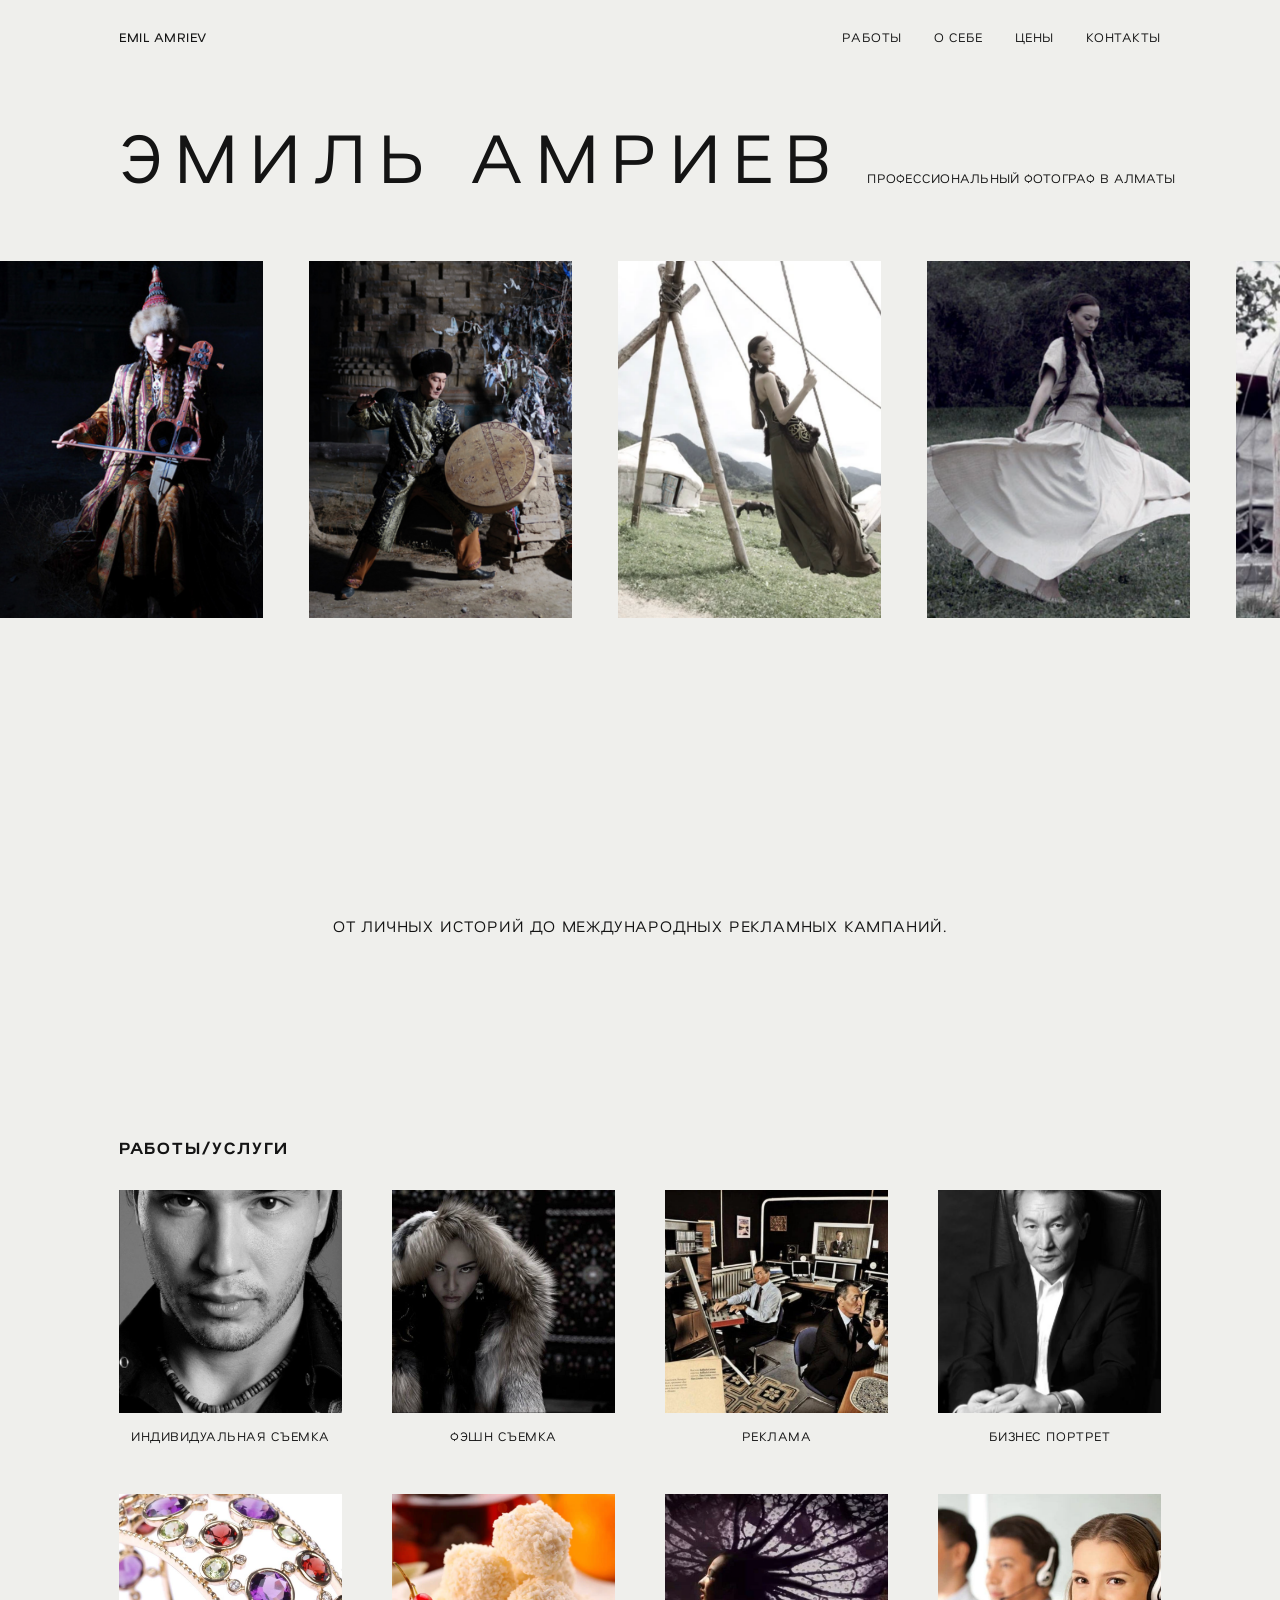
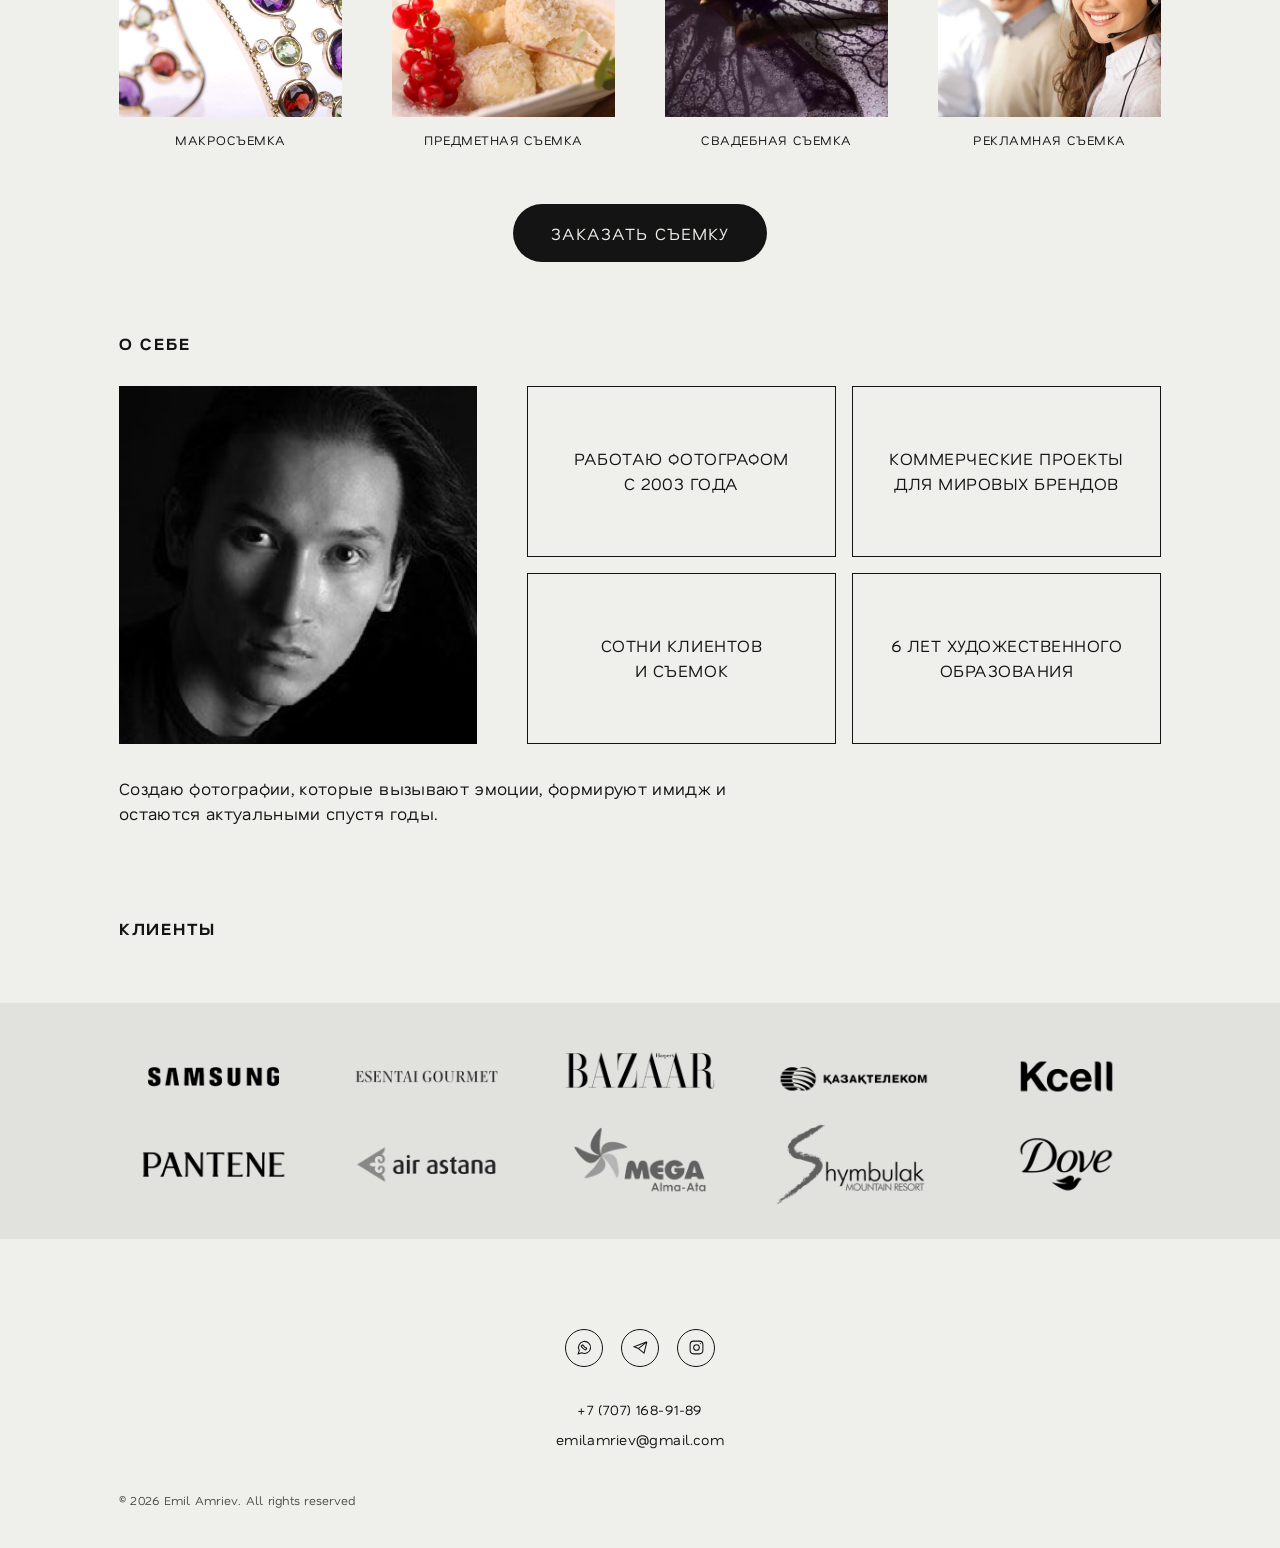
<file: index.html>
<!DOCTYPE html>
<html lang="ru">
<head>
<meta charset="UTF-8">
<meta name="viewport" content="width=device-width, initial-scale=1.0">
<title>Эмиль Амриев — Профессиональный фотограф в Алматы</title>
<meta name="description" content="Эмиль Амриев — профессиональный фотограф в Алматы. От личных историй до международных рекламных кампаний.">
<link rel="stylesheet" href="styles.css">
</head>
<body>

<!-- Intro preloader: name fades in/out, then the curtain rises to reveal the site -->
<div class="preloader" aria-hidden="true">
  <p class="preloader__name">EMIL AMRIEV</p>
</div>

<header class="site-header">
  <nav class="nav">
    <a href="index.html" class="nav__logo">EMIL AMRIEV</a>
    <ul class="nav__links">
      <li><a href="works.html">РАБОТЫ</a></li>
      <li><a href="about.html">О СЕБЕ</a></li>
      <li><a href="prices.html">ЦЕНЫ</a></li>
      <li><a data-modal-open="contact-modal" href="#">КОНТАКТЫ</a></li>
    </ul>
    <button class="nav__toggle" aria-label="Открыть меню" aria-expanded="false">
      <span></span><span></span><span></span>
    </button>
  </nav>
</header>

<main>

  <!-- HERO -->
  <section class="hero">
    <div class="hero__top">
      <h1 class="hero__title">ЭМИЛЬ АМРИЕВ</h1>
      <p class="hero__subtitle">ПРОФЕССИОНАЛЬНЫЙ ФОТОГРАФ В АЛМАТЫ</p>
    </div>

    <div class="carousel" aria-label="Подборка фотографий">
      <div class="carousel__track">

        <figure class="carousel__item">
          <span class="carousel__item__media"><img src="images/carousel-1.png" alt="Портрет в традиционном казахском костюме" loading="eager"></span>
          <figcaption class="carousel__caption">Этнический портрет.<br>Студийная съёмка.</figcaption>
        </figure>

        <figure class="carousel__item">
          <span class="carousel__item__media"><img src="images/carousel-2.png" alt="Съёмка для модного журнала" loading="eager"></span>
          <figcaption class="carousel__caption">Съёмка для модного журнала.<br>2017 год.</figcaption>
        </figure>

        <figure class="carousel__item">
          <span class="carousel__item__media"><img src="images/carousel-3.png" alt="Мужчина с барабаном в традиционном костюме" loading="eager"></span>
          <figcaption class="carousel__caption">Этническая фотосессия.<br>Алматы.</figcaption>
        </figure>

        <figure class="carousel__item">
          <span class="carousel__item__media"><img src="images/carousel-4.png" alt="Женщина у юрты в национальном наряде" loading="eager"></span>
          <figcaption class="carousel__caption">Tengri Magazine.<br>Фэшн-съёмка.</figcaption>
        </figure>

        <figure class="carousel__item">
          <span class="carousel__item__media"><img src="images/carousel-5.jpg" alt="Женщина на качелях у юрты в горах" loading="eager"></span>
          <figcaption class="carousel__caption">Съёмка в горах.<br>Tengri Magazine.</figcaption>
        </figure>

      </div>
    </div>
  </section>

  <!-- STATEMENT -->
  <section class="statement">
    <p>ОТ ЛИЧНЫХ ИСТОРИЙ ДО МЕЖДУНАРОДНЫХ РЕКЛАМНЫХ КАМПАНИЙ.</p>
  </section>

  <!-- SERVICES -->
  <section class="services">
    <h2 class="section-label">РАБОТЫ/УСЛУГИ</h2>

    <div class="services__grid">
      <a class="service-card" href="works.html">
        <span class="service-card__media"><img src="images/service-individual.jpg" alt="Индивидуальная съёмка"></span>
        <span class="service-card__label">ИНДИВИДУАЛЬНАЯ СЪЕМКА</span>
      </a>
      <a class="service-card" href="works.html">
        <span class="service-card__media"><img src="images/service-fashion.jpg" alt="Фэшн съёмка"></span>
        <span class="service-card__label">ФЭШН СЪЕМКА</span>
      </a>
      <a class="service-card" href="works.html">
        <span class="service-card__media"><img src="images/service-advert.jpg" alt="Рекламная фотосъёмка"></span>
        <span class="service-card__label">РЕКЛАМА</span>
      </a>
      <a class="service-card" href="works.html">
        <span class="service-card__media"><img src="images/service-business.jpg" alt="Бизнес портрет"></span>
        <span class="service-card__label">БИЗНЕС ПОРТРЕТ</span>
      </a>
      <a class="service-card" href="works.html">
        <span class="service-card__media"><img src="images/service-macro.jpg" alt="Макросъёмка украшений"></span>
        <span class="service-card__label">МАКРОСЪЕМКА</span>
      </a>
      <a class="service-card" href="works.html">
        <span class="service-card__media"><img src="images/service-product.png" alt="Предметная съёмка"></span>
        <span class="service-card__label">ПРЕДМЕТНАЯ СЪЕМКА</span>
      </a>
      <a class="service-card" href="works.html">
        <span class="service-card__media"><img src="images/service-wedding.jpg" alt="Свадебная съёмка"></span>
        <span class="service-card__label">СВАДЕБНАЯ СЪЕМКА</span>
      </a>
      <a class="service-card" href="works.html">
        <span class="service-card__media"><img src="images/service-advertising.jpg" alt="Рекламная съёмка"></span>
        <span class="service-card__label">РЕКЛАМНАЯ СЪЕМКА</span>
      </a>
    </div>

    <div class="services__cta">
      <button type="button" class="btn-pill" data-modal-open="contact-modal">ЗАКАЗАТЬ СЪЕМКУ</button>
    </div>
  </section>

  <!-- ABOUT -->
  <section class="about" id="about">
    <h2 class="section-label">О СЕБЕ</h2>

    <div class="about__layout">
      <div class="about__photo">
        <img src="images/about.jpg" alt="Эмиль Амриев, портрет фотографа">
      </div>
      <div class="about__stats">
        <div class="stat-box">РАБОТАЮ ФОТОГРАФОМ<br>С 2003 ГОДА</div>
        <div class="stat-box">КОММЕРЧЕСКИЕ ПРОЕКТЫ<br>ДЛЯ МИРОВЫХ БРЕНДОВ</div>
        <div class="stat-box">СОТНИ КЛИЕНТОВ<br>И СЪЕМОК</div>
        <div class="stat-box">6 ЛЕТ ХУДОЖЕСТВЕННОГО<br>ОБРАЗОВАНИЯ</div>
      </div>
    </div>

    <p class="about__copy">Создаю фотографии, которые вызывают эмоции, формируют имидж и остаются актуальными спустя годы.</p>
  </section>

  <!-- CLIENTS -->
  <section class="clients-heading">
    <h2 class="section-label">КЛИЕНТЫ</h2>
  </section>

  <section class="clients">
    <div class="wrap" style="padding:0;">
      <div class="clients__grid">
        <!-- Replace these placeholders with your own client logo files
             (e.g. <img src="images/clients/samsung.svg" alt="Samsung">) -->
        <span class="client-logo"><img src="images/samsung.png"></span>
        <span class="client-logo"><img src="images/esentai.png"></span>
        <span class="client-logo"><img src="images/bazar.png"></span>
        <span class="client-logo"><img src="images/kt.png"></span>
        <span class="client-logo"><img src="images/kcell.png"></span>
        <span class="client-logo"><img src="images/pantene.png"></span>
        <span class="client-logo"><img src="images/airastana.png"></span>
        <span class="client-logo"><img src="images/mega.png"></span>
        <span class="client-logo"><img src="images/shymbulak.png"></span>
        <span class="client-logo"><img src="images/dove.png"></span>
      </div>
    </div>
  </section>

</main>

<footer class="site-footer">
  <div class="footer__social">
    <a href="https://wa.me/77071689189" aria-label="WhatsApp" target="_blank" rel="noopener">
      <svg viewBox="0 0 24 24" fill="none" stroke="currentColor" stroke-width="1.5"><path d="M3 21l1.65-4.95A8.5 8.5 0 1 1 8.05 19.4L3 21z"/><path d="M8.5 9.5c0-.5.5-1.5 1-1.5s1 1 1.5 2 1 1.5 2 2 1.5.5 2 1-.5 1.5-1 2-3-.5-4.5-2-2.5-3-2-3.5z"/></svg>
    </a>
    <a href="https://t.me/emilamriev" aria-label="Telegram" target="_blank" rel="noopener">
      <svg viewBox="0 0 24 24" fill="none" stroke="currentColor" stroke-width="1.5"><path d="M21 4L3 11l6 2.5M21 4L17 20l-8-6.5M21 4l-12 9.5"/></svg>
    </a>
    <a href="https://instagram.com" aria-label="Instagram" target="_blank" rel="noopener">
      <svg viewBox="0 0 24 24" fill="none" stroke="currentColor" stroke-width="1.5"><rect x="3" y="3" width="18" height="18" rx="5"/><circle cx="12" cy="12" r="4"/><circle cx="17.5" cy="6.5" r="0.8" fill="currentColor" stroke="none"/></svg>
    </a>
  </div>

  <div class="footer__contact">
    <p>+7 (707) 168-91-89</p>
    <p><a href="mailto:emilamriev@gmail.com">emilamriev@gmail.com</a></p>
  </div>

  <div class="wrap" style="padding:0;">
    <p class="footer__copy">© 2026 Emil Amriev. All rights reserved</p>
  </div>
</footer>


<!-- Contact modal -->
<div class="modal" id="contact-modal" aria-hidden="true">
  <div class="modal__overlay" data-modal-close></div>
  <div class="modal__panel" role="dialog" aria-modal="true" aria-labelledby="contact-modal-title">
    <button class="modal__close" type="button" aria-label="Закрыть" data-modal-close>&times;</button>

    <h2 id="contact-modal-title" class="modal__title">ЗАКАЗАТЬ СЪЕМКУ</h2>
    <p class="modal__intro">Свяжитесь со мной любым удобным способом:</p>

    <ul class="modal__contacts">
      <li>
        <span class="modal__label">Телефон</span>
        <a href="tel:+77071689189">+7 (707) 168-91-89</a>
      </li>
      <li>
        <span class="modal__label">Email</span>
        <a href="mailto:emilamriev@gmail.com">emilamriev@gmail.com</a>
      </li>
      <li>
        <span class="modal__label">Telegram</span>
        <a href="https://www.behance.net/EmilAmriev">Emil_Amriyev</a>
      </li>
    </ul>

    <div class="modal__social">
      <a href="https://wa.me/77071689189" target="_blank" rel="noopener" aria-label="WhatsApp">
        <svg viewBox="0 0 24 24" fill="none" stroke="currentColor" stroke-width="1.5"><path d="M3 21l1.65-4.95A8.5 8.5 0 1 1 8.05 19.4L3 21z"/><path d="M8.5 9.5c0-.5.5-1.5 1-1.5s1 1 1.5 2 1 1.5 2 2 1.5.5 2 1-.5 1.5-1 2-3-.5-4.5-2-2.5-3-2-3.5z"/></svg>
      </a>
      <a href="https://t.me/emilamriev" target="_blank" rel="noopener" aria-label="Telegram">
        <svg viewBox="0 0 24 24" fill="none" stroke="currentColor" stroke-width="1.5"><path d="M21 4L3 11l6 2.5M21 4L17 20l-8-6.5M21 4l-12 9.5"/></svg>
      </a>
      <a href="https://instagram.com" target="_blank" rel="noopener" aria-label="Instagram">
        <svg viewBox="0 0 24 24" fill="none" stroke="currentColor" stroke-width="1.5"><rect x="3" y="3" width="18" height="18" rx="5"/><circle cx="12" cy="12" r="4"/><circle cx="17.5" cy="6.5" r="0.8" fill="currentColor" stroke="none"/></svg>
      </a>
    </div>
  </div>
</div>

<script src="carousel.js"></script>
<script src="main.js"></script>
</body>
</html>
</file>
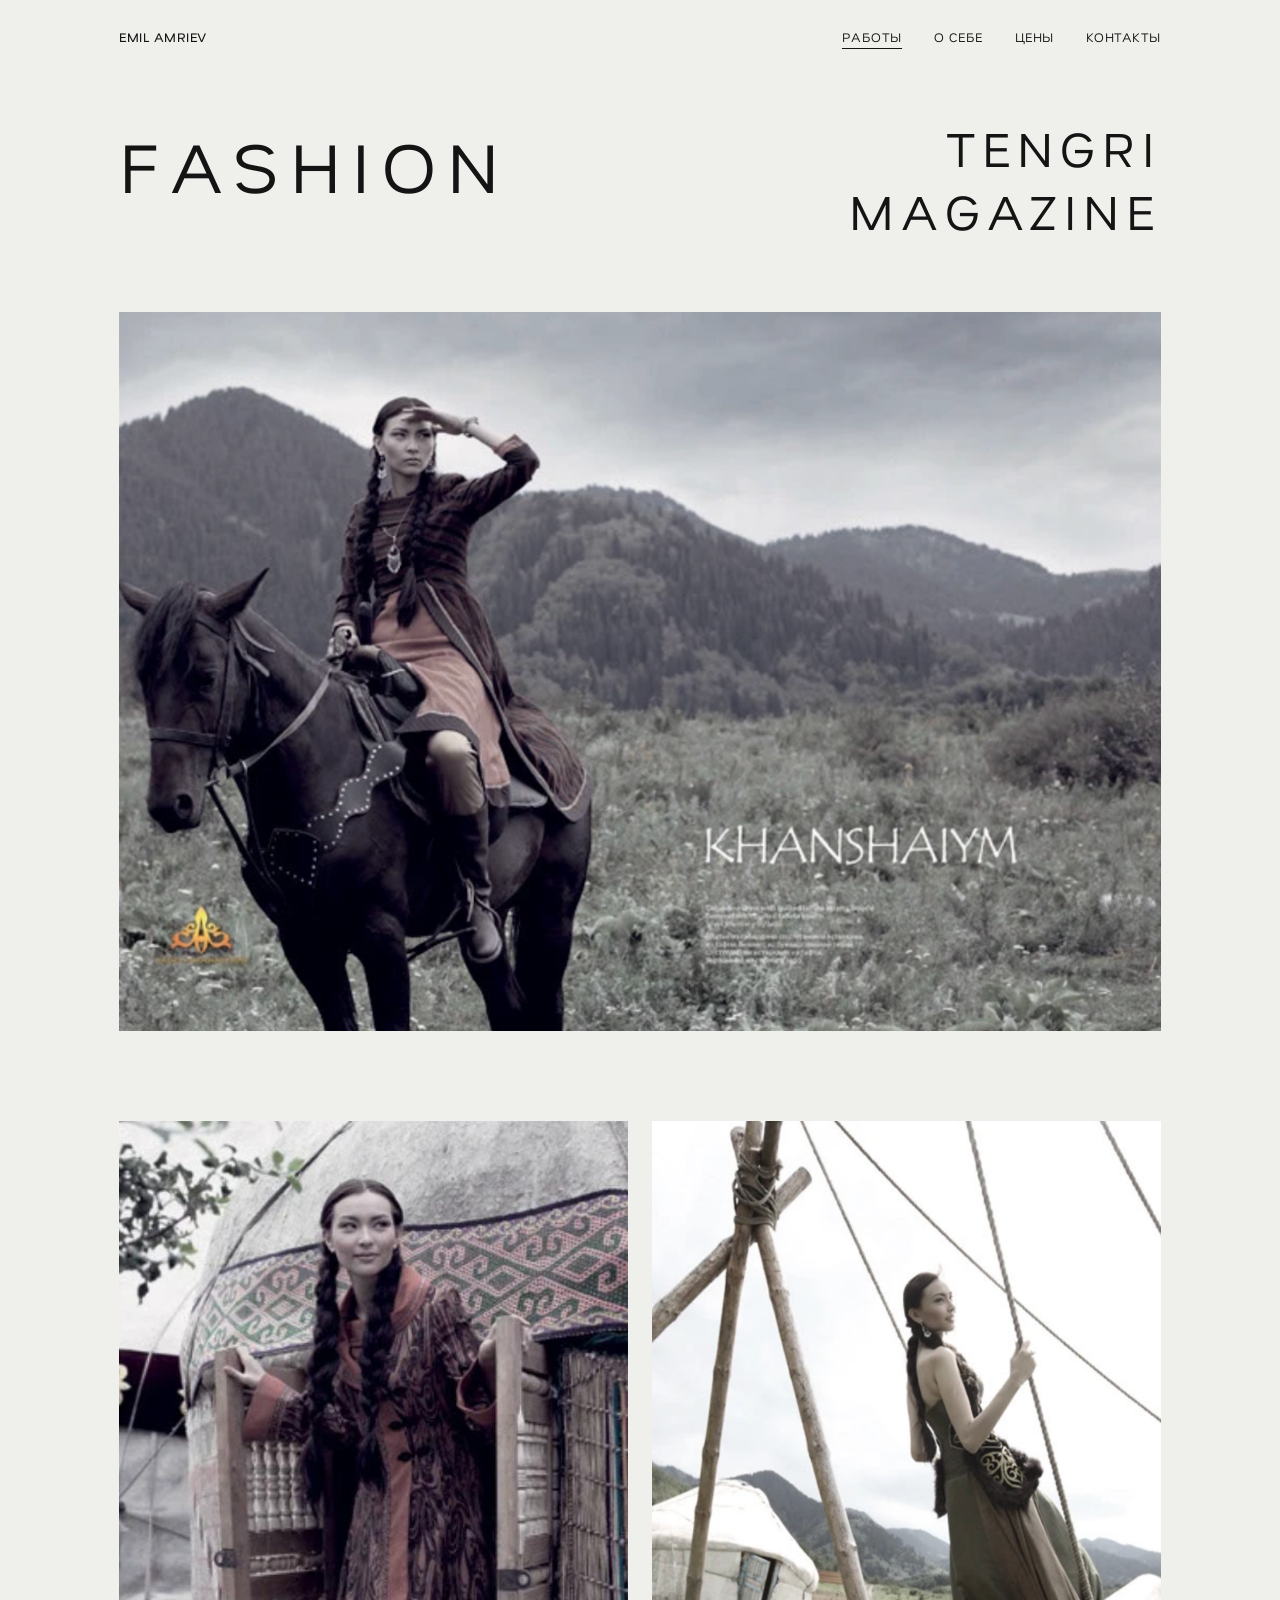
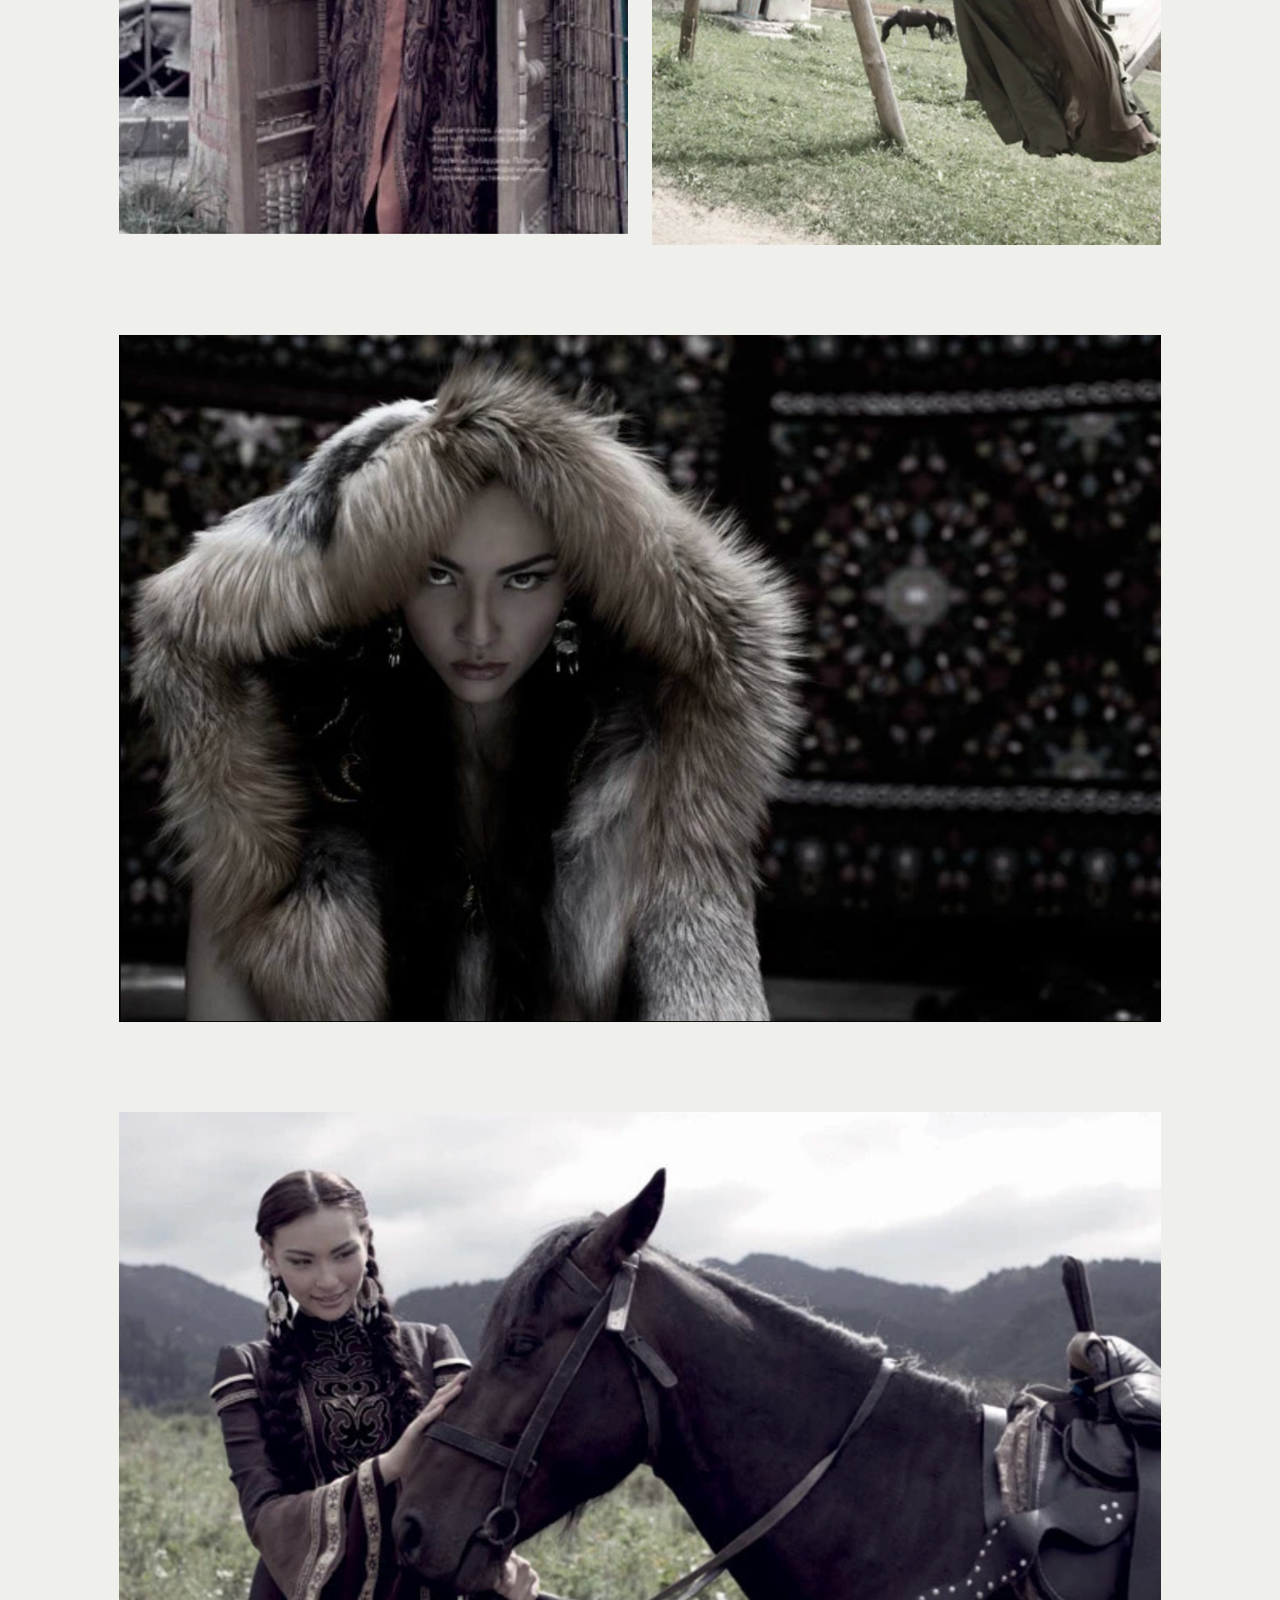
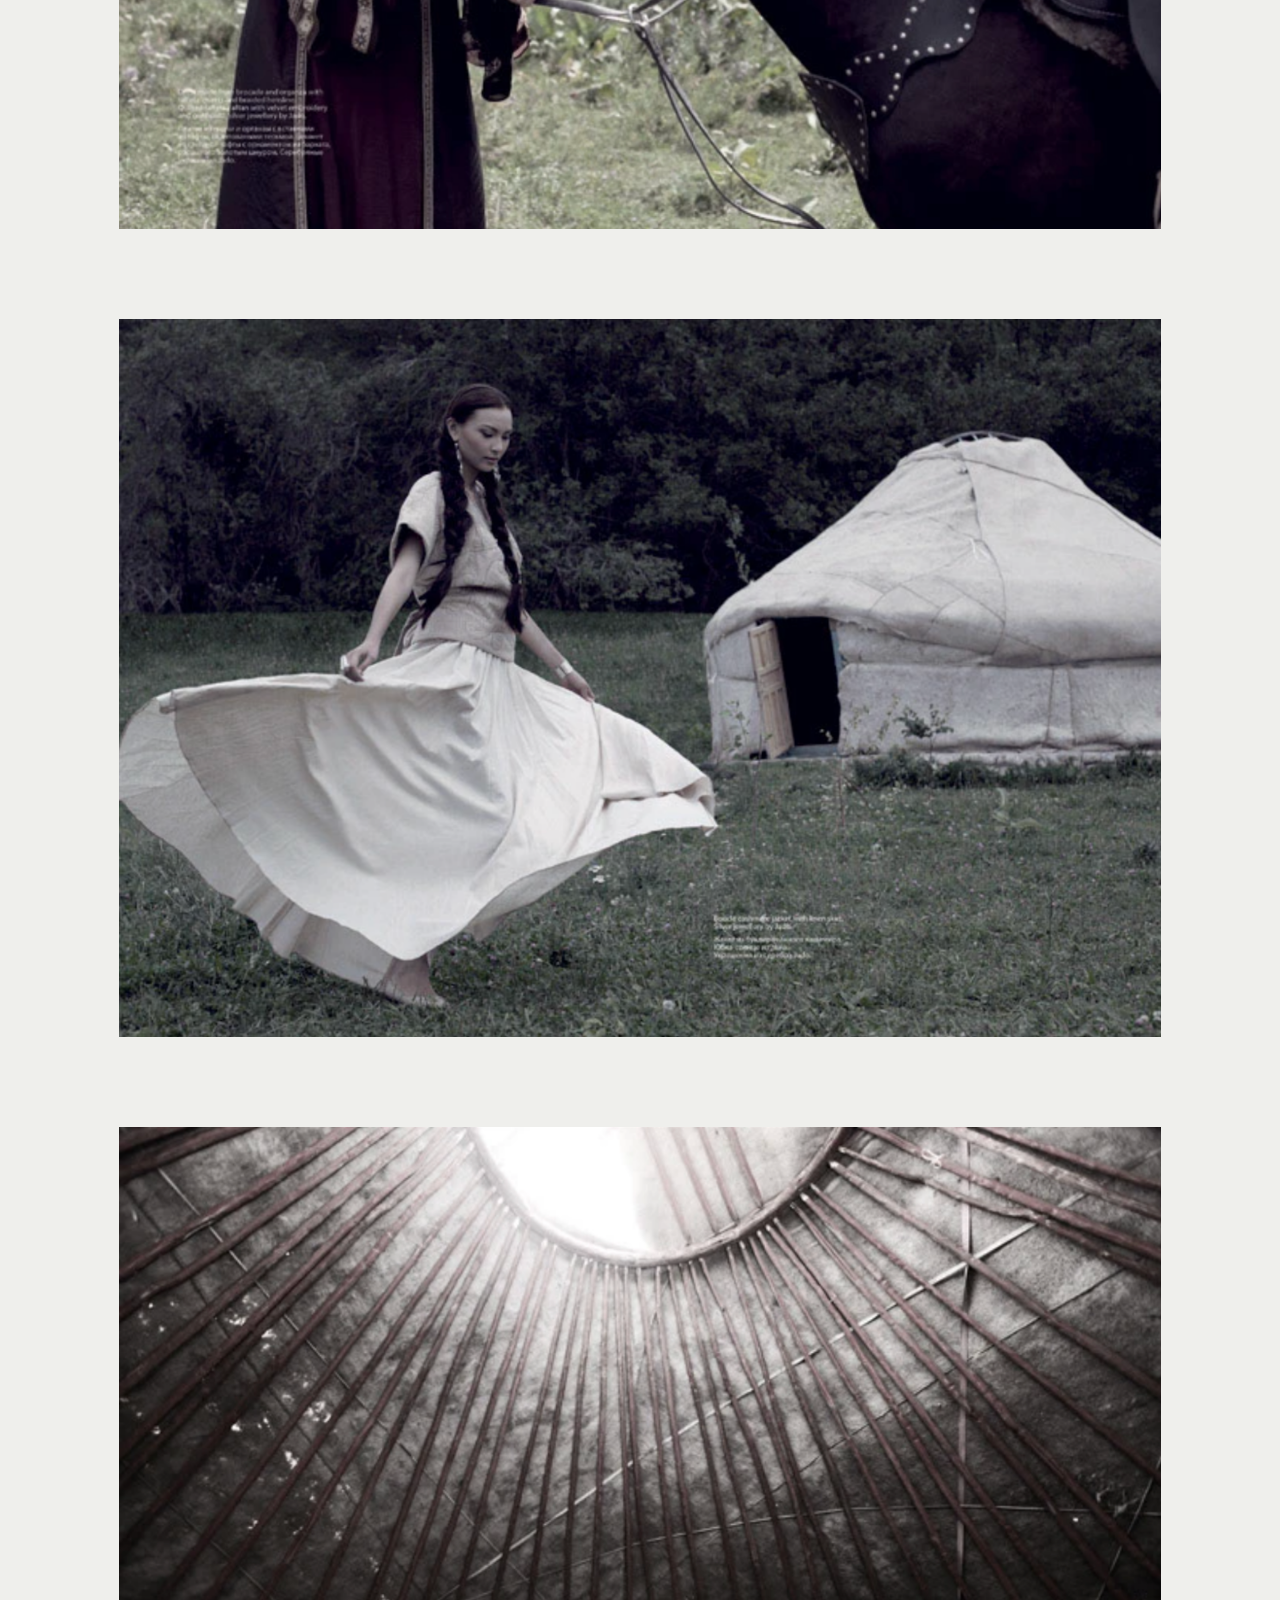
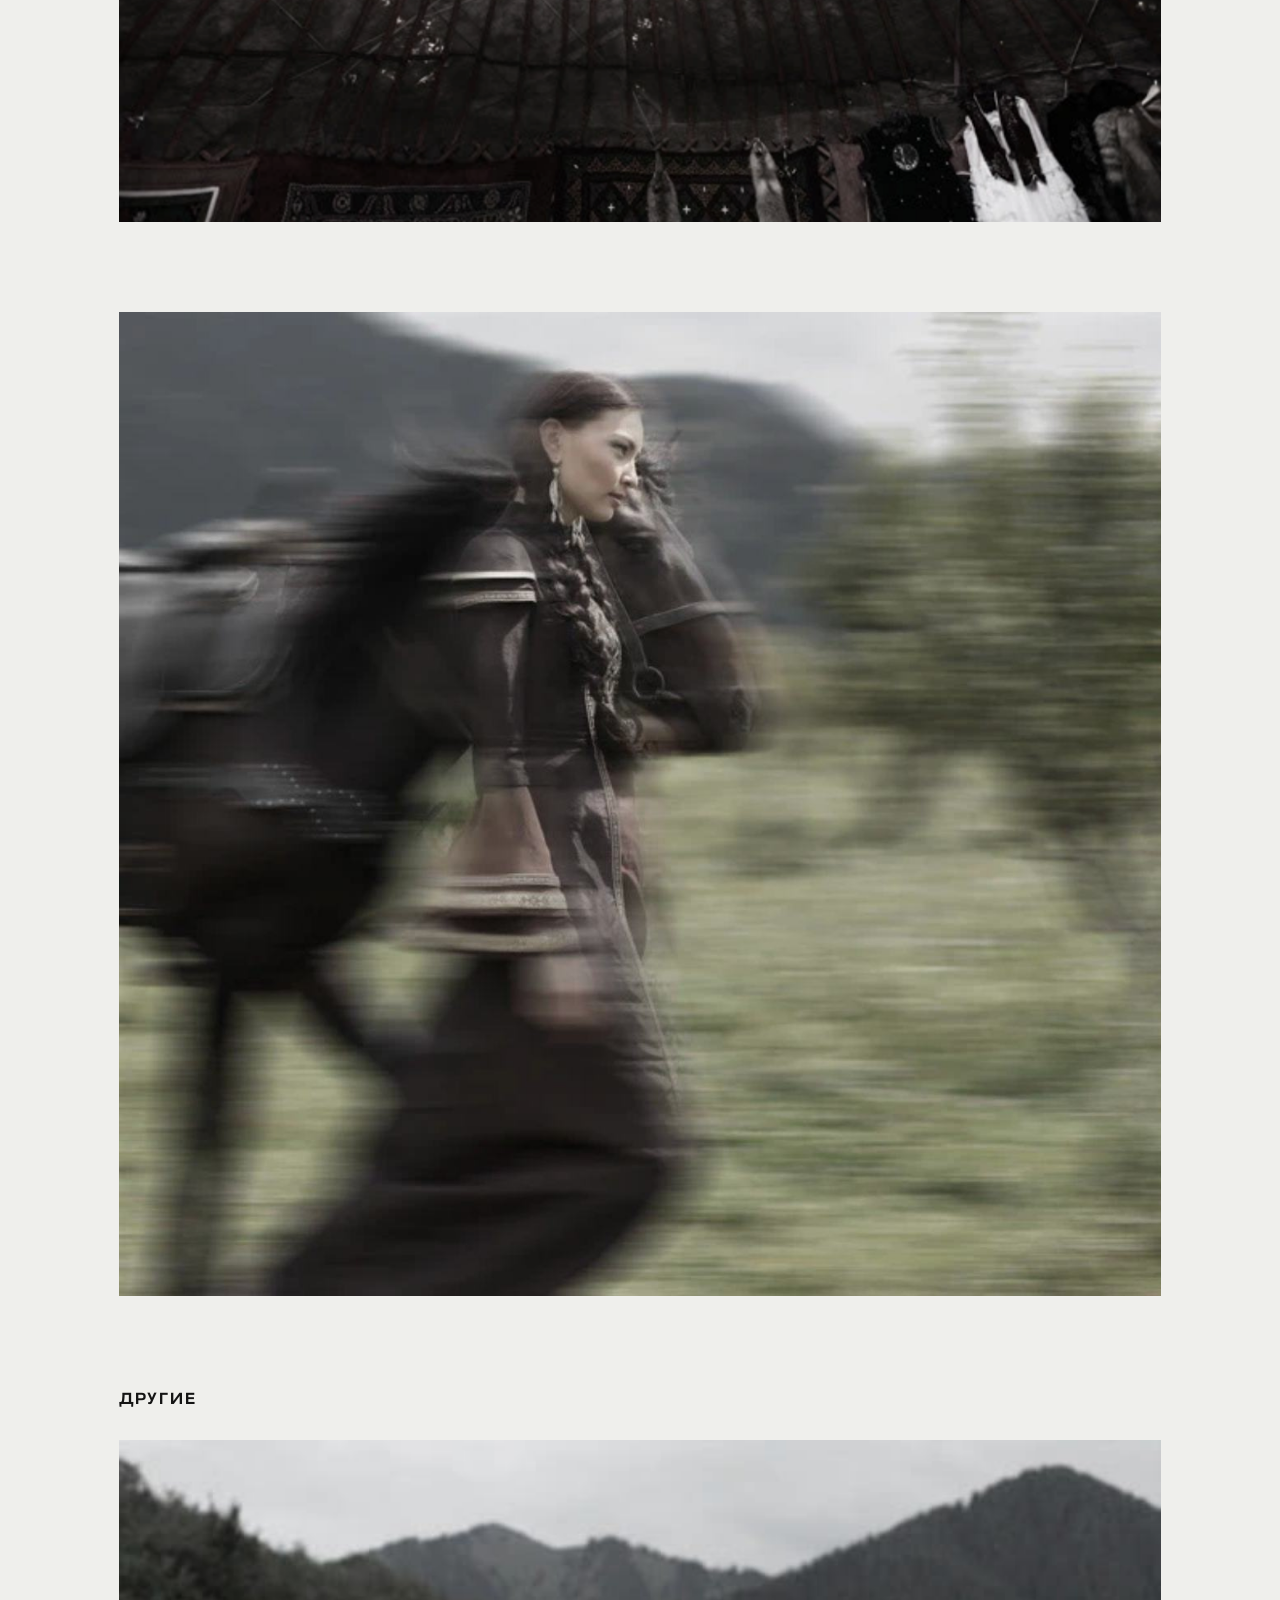
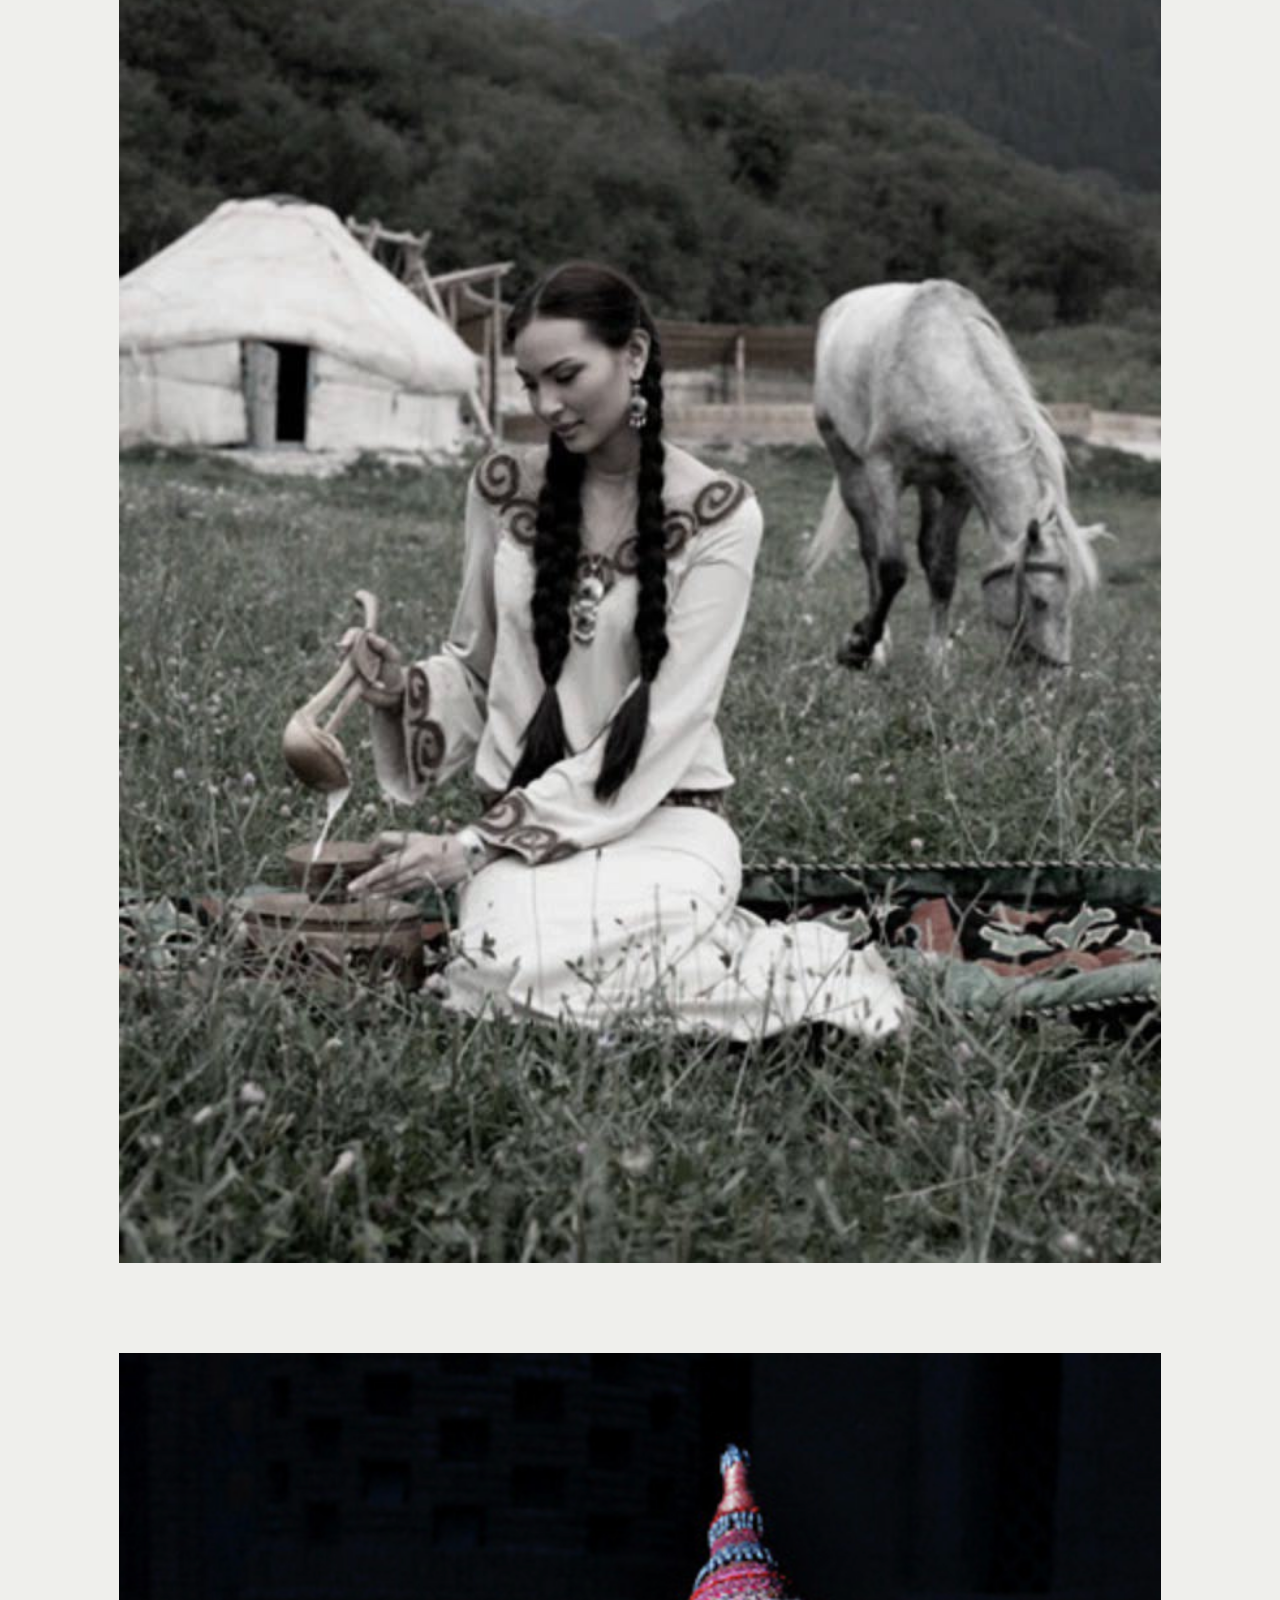
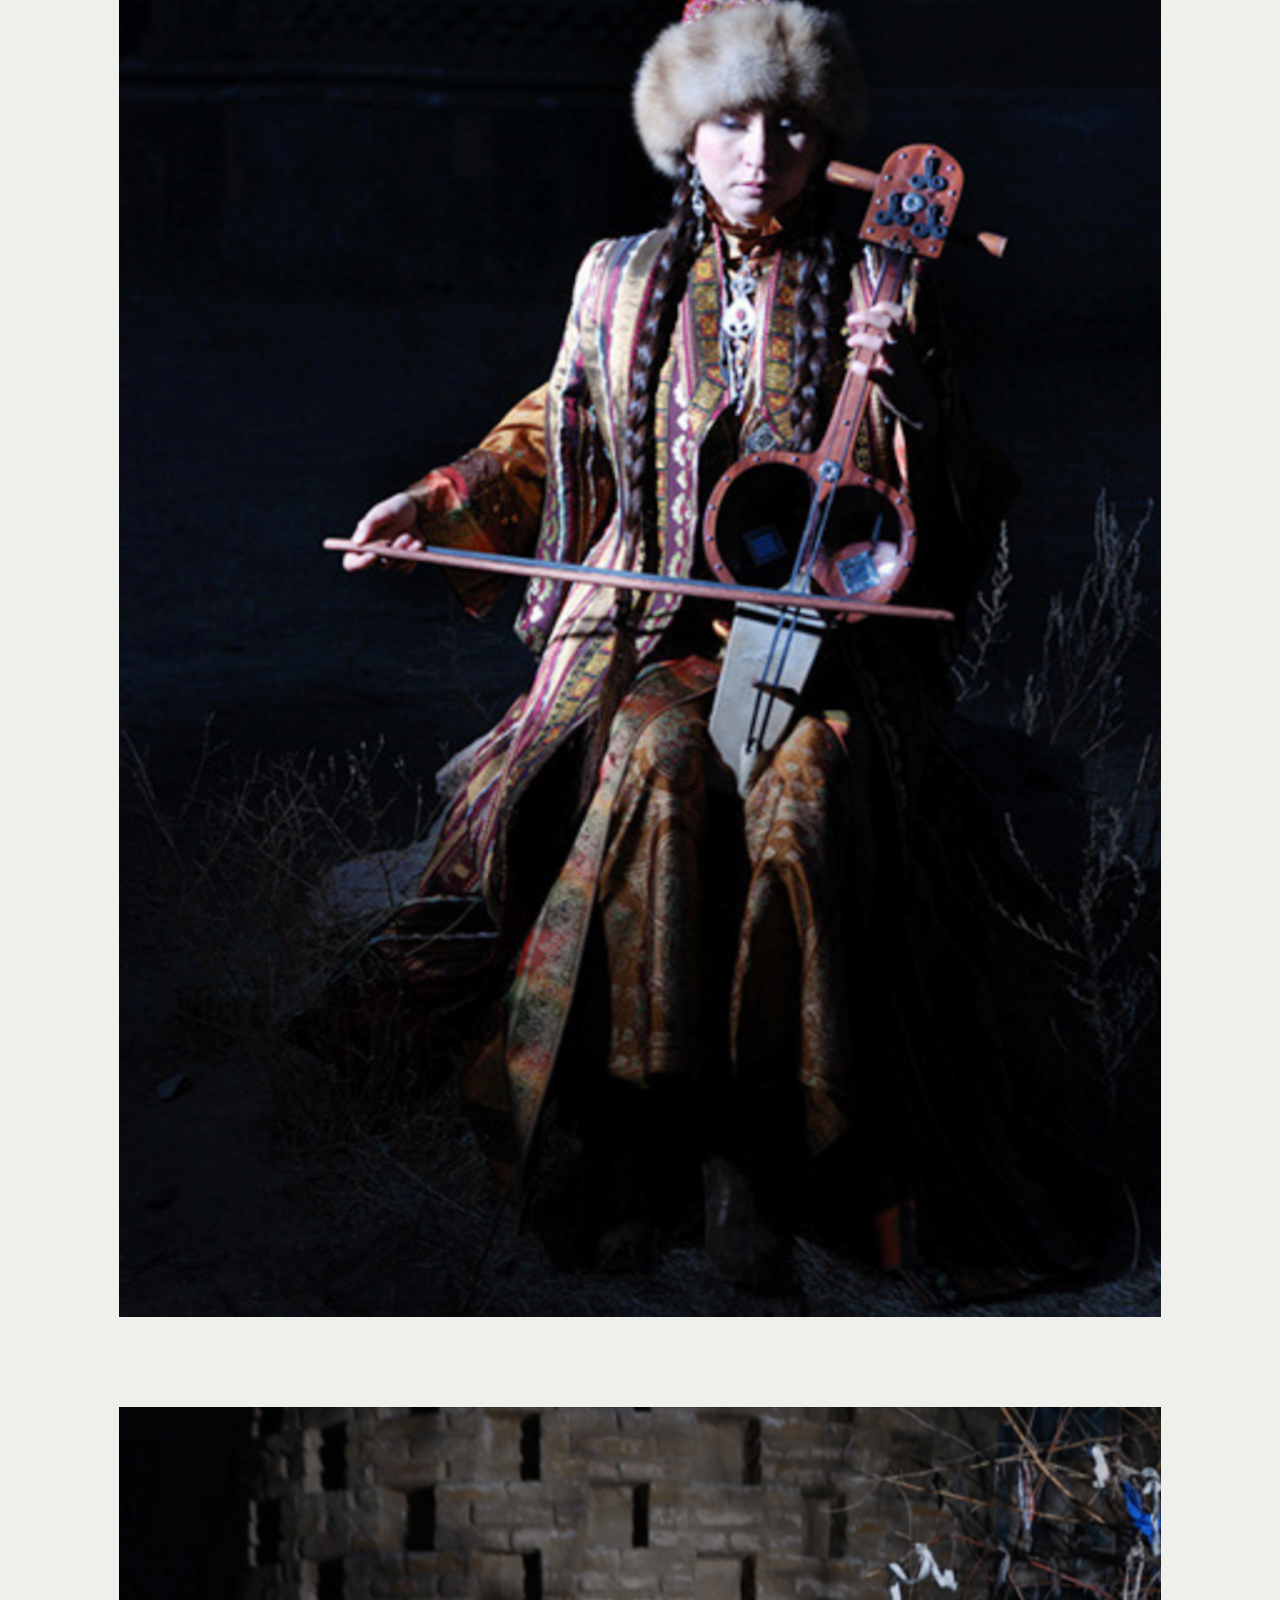
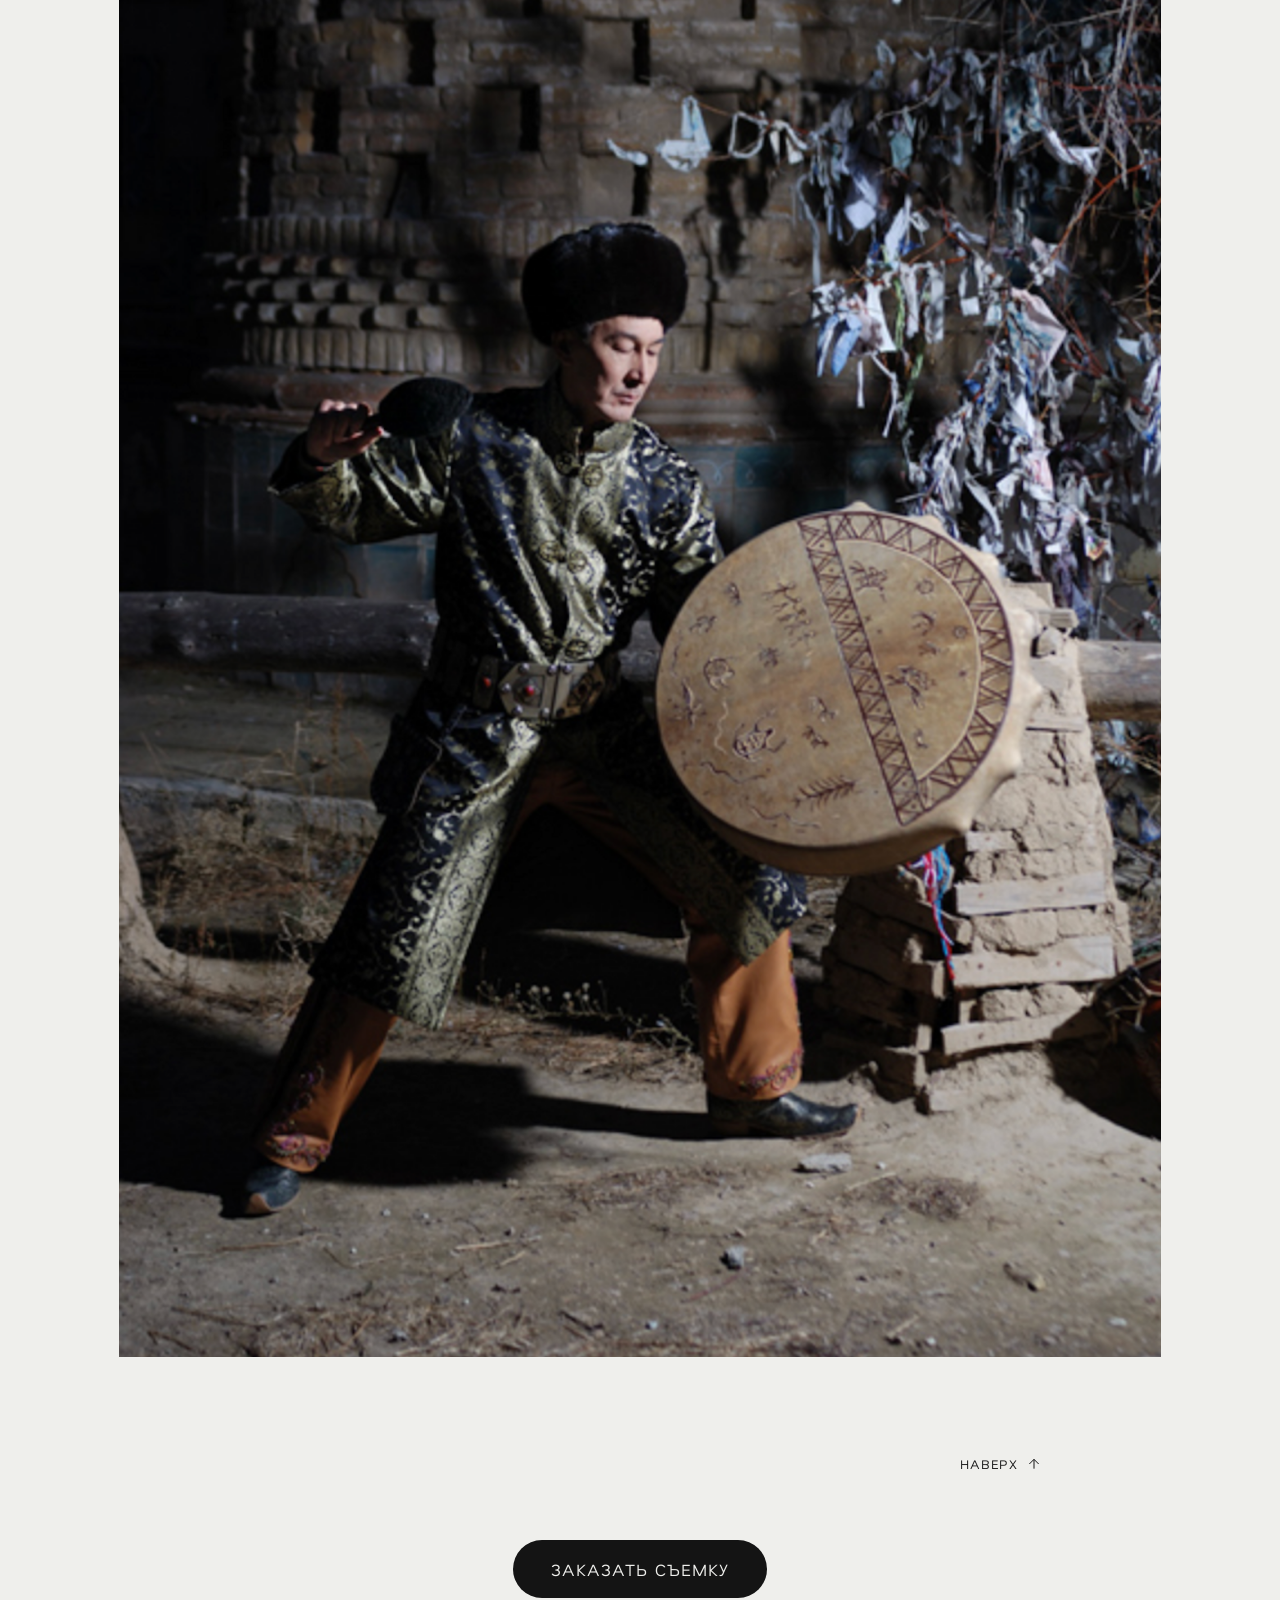
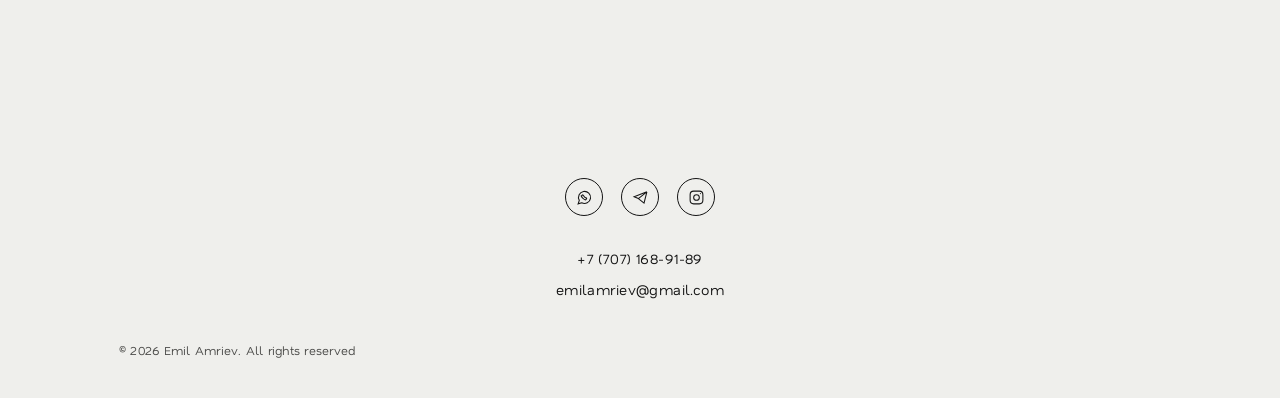
<file: works.html>
<!DOCTYPE html>
<html lang="ru">
<head>
<meta charset="UTF-8">
<meta name="viewport" content="width=device-width, initial-scale=1.0">
<title>Fashion — Tengri Magazine | Эмиль Амриев</title>
<meta name="description" content="Фэшн-съёмка для Tengri Magazine. Работы фотографа Эмиля Амриева.">
<link rel="stylesheet" href="styles.css">
</head>
<body>

<header class="site-header">
  <nav class="nav">
    <a href="index.html" class="nav__logo">EMIL AMRIEV</a>
    <ul class="nav__links">
      <li><a href="works.html">РАБОТЫ</a></li>
      <li><a href="about.html">О СЕБЕ</a></li>
      <li><a href="prices.html">ЦЕНЫ</a></li>
      <li><a href="contacts.html">КОНТАКТЫ</a></li>
    </ul>
    <button class="nav__toggle" aria-label="Открыть меню" aria-expanded="false">
      <span></span><span></span><span></span>
    </button>
  </nav>
</header>

<main>

  <section class="fashion-hero">
    <div class="fashion-hero__grid">
      <h1 class="fashion-hero__title">FASHION</h1>
      <p class="fashion-hero__project">TENGRI<br>MAGAZINE</p>
    </div>
  </section>

  <!--
    STORY SEQUENCE
    Each photo is one ".story__item" block. To ADD a photo, copy a whole
    <figure class="story__item">...</figure> block and change the image path + alt.
    To REMOVE a photo, delete its block. To place two photos side by side,
    wrap two ".story__item" blocks in a ".story__pair" div (see example below).
  -->
  <section class="story">

    <figure class="story__item">
      <img src="images/fashion-1.png" alt="Девушка на лошади в горах. Съёмка для Tengri Magazine" loading="eager">
    </figure>

    <div class="story__pair">
      <figure class="story__item">
        <img src="images/fashion-6.jpg" alt="Девушка у входа в юрту в этническом наряде" loading="lazy">
      </figure>
      <figure class="story__item">
        <img src="images/fashion-7.png" alt="Девушка на качелях на фоне гор" loading="lazy">
      </figure>
    </div>

    <figure class="story__item">
      <img src="images/fashion-2.jpg" alt="Портрет девушки в меховой накидке" loading="lazy">
    </figure>

    <figure class="story__item">
      <img src="images/fashion-3.png" alt="Девушка с лошадью в национальном костюме" loading="lazy">
    </figure>

    <figure class="story__item">
      <img src="images/fashion-4.png" alt="Девушка в белом платье у юрты" loading="lazy">
    </figure>

    <figure class="story__item">
      <img src="images/fashion-5.png" alt="Купол юрты со светом изнутри" loading="lazy">
    </figure>

    <figure class="story__item">
      <img src="images/fashion-9.jpg" alt="Девушка в движении на фоне зелени" loading="lazy">
    </figure>

    <!-- OTHER WORKS -->
    <h2 class="story__label section-label">ДРУГИЕ</h2>

    <figure class="story__item">
      <img src="images/fashion-8.jpg" alt="Девушка сидит рядом с лошадью на поляне" loading="lazy">
    </figure>

    <figure class="story__item">
      <img src="images/carousel-1.png" alt="Портрет в традиционном казахском костюме" loading="lazy">
    </figure>

    <figure class="story__item">
      <img src="images/carousel-2.png" alt="Съёмка для модного журнала" loading="lazy">
    </figure>

    <div class="back-to-top-row">
  <button type="button" class="back-to-top" id="back-to-top" aria-label="Наверх">
    <span>НАВЕРХ</span>
    <svg viewBox="0 0 24 24" fill="none" stroke="currentColor" stroke-width="1.5"><path d="M12 19V5M5 12l7-7 7 7"/></svg>
  </button>
</div>

    <div class="story__cta">
      <button type="button" class="btn-pill" data-modal-open="contact-modal">ЗАКАЗАТЬ СЪЕМКУ</button>
    </div>

  </section>

</main>

<footer class="site-footer">
  <div class="footer__social">
    <a href="https://wa.me/77071689189" aria-label="WhatsApp" target="_blank" rel="noopener">
      <svg viewBox="0 0 24 24" fill="none" stroke="currentColor" stroke-width="1.5"><path d="M3 21l1.65-4.95A8.5 8.5 0 1 1 8.05 19.4L3 21z"/><path d="M8.5 9.5c0-.5.5-1.5 1-1.5s1 1 1.5 2 1 1.5 2 2 1.5.5 2 1-.5 1.5-1 2-3-.5-4.5-2-2.5-3-2-3.5z"/></svg>
    </a>
    <a href="https://t.me/emilamriev" aria-label="Telegram" target="_blank" rel="noopener">
      <svg viewBox="0 0 24 24" fill="none" stroke="currentColor" stroke-width="1.5"><path d="M21 4L3 11l6 2.5M21 4L17 20l-8-6.5M21 4l-12 9.5"/></svg>
    </a>
    <a href="https://instagram.com" aria-label="Instagram" target="_blank" rel="noopener">
      <svg viewBox="0 0 24 24" fill="none" stroke="currentColor" stroke-width="1.5"><rect x="3" y="3" width="18" height="18" rx="5"/><circle cx="12" cy="12" r="4"/><circle cx="17.5" cy="6.5" r="0.8" fill="currentColor" stroke="none"/></svg>
    </a>
  </div>

  <div class="footer__contact">
    <p>+7 (707) 168-91-89</p>
    <p><a href="mailto:emilamriev@gmail.com">emilamriev@gmail.com</a></p>
  </div>

  <div class="wrap" style="padding:0;">
    <p class="footer__copy">© 2026 Emil Amriev. All rights reserved</p>
  </div>
</footer>


<!-- Contact modal -->
<div class="modal" id="contact-modal" aria-hidden="true">
  <div class="modal__overlay" data-modal-close></div>
  <div class="modal__panel" role="dialog" aria-modal="true" aria-labelledby="contact-modal-title">
    <button class="modal__close" type="button" aria-label="Закрыть" data-modal-close>&times;</button>

    <h2 id="contact-modal-title" class="modal__title">ЗАКАЗАТЬ СЪЕМКУ</h2>
    <p class="modal__intro">Свяжитесь со мной любым удобным способом:</p>

    <ul class="modal__contacts">
      <li>
        <span class="modal__label">Телефон</span>
        <a href="tel:+77071689189">+7 (707) 168-91-89</a>
      </li>
      <li>
        <span class="modal__label">Email</span>
        <a href="mailto:emilamriev@gmail.com">emilamriev@gmail.com</a>
      </li>
      <li>
        <span class="modal__label">Email</span>
        <a href="mailto:emil_amriev@mail.ru">emil_amriev@mail.ru</a>
      </li>
    </ul>

    <div class="modal__social">
      <a href="https://wa.me/77071689189" target="_blank" rel="noopener" aria-label="WhatsApp">
        <svg viewBox="0 0 24 24" fill="none" stroke="currentColor" stroke-width="1.5"><path d="M3 21l1.65-4.95A8.5 8.5 0 1 1 8.05 19.4L3 21z"/><path d="M8.5 9.5c0-.5.5-1.5 1-1.5s1 1 1.5 2 1 1.5 2 2 1.5.5 2 1-.5 1.5-1 2-3-.5-4.5-2-2.5-3-2-3.5z"/></svg>
      </a>
      <a href="https://t.me/emilamriev" target="_blank" rel="noopener" aria-label="Telegram">
        <svg viewBox="0 0 24 24" fill="none" stroke="currentColor" stroke-width="1.5"><path d="M21 4L3 11l6 2.5M21 4L17 20l-8-6.5M21 4l-12 9.5"/></svg>
      </a>
      <a href="https://instagram.com" target="_blank" rel="noopener" aria-label="Instagram">
        <svg viewBox="0 0 24 24" fill="none" stroke="currentColor" stroke-width="1.5"><rect x="3" y="3" width="18" height="18" rx="5"/><circle cx="12" cy="12" r="4"/><circle cx="17.5" cy="6.5" r="0.8" fill="currentColor" stroke="none"/></svg>
      </a>
    </div>
  </div>
</div>

<script src="main.js"></script>
</body>
</html>
</file>
<file: styles.css>
/* ===========================================================
   EMIL AMRIEV — Photographer Portfolio
   Stylesheet
   =========================================================== */

@import url('https://fonts.googleapis.com/css2?family=Nata+Sans:ital,wght@0,100..900;1,100..900&display=swap');

/* -----------------------------------------------------------
   1. Design tokens
   ----------------------------------------------------------- */
:root {
  /* Colors */
  --color-bg:        #EFEFEC; /* main page background */
  --color-bg-band:   #E1E1DE; /* clients band background */
  --color-text:      #141414; /* near-black text */
  --color-text-soft: #4A4A48; /* secondary text */
  --color-border:    #141414; /* hairline borders on stat boxes */
  --color-white:     #FFFFFF;

  /* Type */
  --font-main: 'Nata Sans', 'Helvetica Neue', Arial, sans-serif;

  /* Layout */
  --container-max: 1440px;
  --gutter-desktop: 119px;
  --gutter-tablet: 48px;
  --gutter-mobile: 20px;

  /* Carousel */
  --carousel-gap: 46px;
  --carousel-speed: 42s;
}

/* -----------------------------------------------------------
   2. Reset
   ----------------------------------------------------------- */
*, *::before, *::after { box-sizing: border-box; }

html, body {
  margin: 0;
  padding: 0;
}

body {
  font-family: var(--font-main);
  background: var(--color-bg);
  color: var(--color-text);
  -webkit-font-smoothing: antialiased;
  -moz-osx-font-smoothing: grayscale;
  overflow-x: hidden;
}

img { max-width: 100%; display: block; }

a { color: inherit; text-decoration: none; }

ul, ol { margin: 0; padding: 0; list-style: none; }

button {
  font-family: inherit;
  cursor: pointer;
}

h1, h2, h3, p, figure, figcaption { margin: 0; }

/* Visible keyboard focus */
a:focus-visible,
button:focus-visible {
  outline: 2px solid var(--color-text);
  outline-offset: 3px;
}

@media (prefers-reduced-motion: reduce) {
  * { animation-duration: 0.001ms !important; animation-iteration-count: 1 !important; transition-duration: 0.001ms !important; }
}

/* -----------------------------------------------------------
   3. Layout helpers
   ----------------------------------------------------------- */
.wrap {
  max-width: var(--container-max);
  margin: 0 auto;
  padding: 0 var(--gutter-desktop);
}

@media (max-width: 1100px) {
  .wrap { padding: 0 var(--gutter-tablet); }
}

@media (max-width: 600px) {
  .wrap { padding: 0 var(--gutter-mobile); }
}

.section { position: relative; }

/* -----------------------------------------------------------
   4. Header / Navigation
   ----------------------------------------------------------- */
.site-header {
  position: relative;
  z-index: 50;
}

.nav {
  display: flex;
  align-items: center;
  justify-content: space-between;
  padding: 28px var(--gutter-desktop) 0;
  max-width: var(--container-max);
  margin-left: auto;
  margin-right: auto;
}

@media (max-width: 1100px) {
  .nav { padding: 24px var(--gutter-tablet) 0; }
}

@media (max-width: 600px) {
  .nav { padding: 20px var(--gutter-mobile) 0; }
}

.nav__logo {
  font-size: 13px;
  letter-spacing: 0.04em;
  font-weight: 500;
  white-space: nowrap;
}

.nav__links {
  display: flex;
  gap: 32px;
  font-size: 13px;
  letter-spacing: 0.04em;
}

.nav__links a {
  position: relative;
  padding-bottom: 4px;
}

.nav__links a::after {
  content: '';
  position: absolute;
  left: 0; right: 100%;
  bottom: 0;
  height: 1px;
  background: currentColor;
  transition: right 0.25s ease;
}

.nav__links a:hover::after,
.nav__links a.is-active::after {
  right: 0;
}

.nav__toggle {
  display: none;
  background: none;
  border: none;
  padding: 4px;
  flex-direction: column;
  gap: 5px;
}

.nav__toggle span {
  display: block;
  width: 24px;
  height: 1.5px;
  background: var(--color-text);
  transition: transform 0.25s ease, opacity 0.25s ease;
}

.nav__toggle.is-open span:nth-child(1) { transform: translateY(6.5px) rotate(45deg); }
.nav__toggle.is-open span:nth-child(2) { opacity: 0; }
.nav__toggle.is-open span:nth-child(3) { transform: translateY(-6.5px) rotate(-45deg); }

@media (max-width: 1100px) {
  .nav__links {
    position: fixed;
    inset: 0;
    z-index: 100;
    background: var(--color-bg);
    flex-direction: column;
    align-items: center;
    justify-content: center;
    gap: 40px;
    font-size: 20px;
    transform: translateY(-100%);
    transition: transform 0.35s ease;
  }
  .nav__links.is-open { transform: translateY(0); }
  .nav__toggle { display: flex; z-index: 110; }
}

/* -----------------------------------------------------------
   5. Hero
   ----------------------------------------------------------- */
.hero {
  padding-top: 72px;
}

@media (max-width: 600px) {
  .hero { padding-top: 48px; }
}

.hero__top {
  display: flex;
  align-items: baseline;
  justify-content: space-between;
  gap: 24px;
  padding: 0 var(--gutter-desktop);
  margin-bottom: 60px;
  max-width: var(--container-max);
  margin-left: auto;
  margin-right: auto;
}

@media (max-width: 1100px) {
  .hero__top { padding: 0 var(--gutter-tablet); margin-bottom: 40px; }
}

@media (max-width: 900px) {
  .hero__top {
    flex-direction: column;
    align-items: flex-start;
    gap: 10px;
  }
}

@media (max-width: 600px) {
  .hero__top {
    padding: 0 var(--gutter-mobile);
    flex-direction: column;
    align-items: flex-start;
    gap: 8px;
    margin-bottom: 32px;
  }
}

.hero__title {
  font-size: clamp(40px, 6vw, 72px);
  font-weight: 400;
  letter-spacing: 0.16em;
  line-height: 1.05;
  white-space: nowrap;
}

@media (max-width: 600px) {
  .hero__title {
    font-size: 48px;
    letter-spacing: 0.1em;
    white-space: normal;
  }
}

.hero__subtitle {
  font-size: 13px;
  letter-spacing: 0.02em;
  color: var(--color-text);
  white-space: nowrap;
  flex-shrink: 0;
}

/* -----------------------------------------------------------
   6. Carousel (Home page hero images)
   ----------------------------------------------------------- */
.carousel {
  position: relative;
  width: 100%;
  overflow: hidden;
  padding: 8px 0 0;
  height: 562px; /* reserves space for the tallest (hovered) state + caption, so growth never shifts content below */
  margin-bottom: 60px;
}

.carousel__track {
  display: flex;
  align-items: flex-start;
  gap: var(--carousel-gap);
  width: max-content;
  will-change: transform;
  animation: carousel-scroll var(--carousel-speed) linear infinite;
}

.carousel__track.is-paused {
  animation-play-state: paused;
}

@keyframes carousel-scroll {
  from { transform: translateX(0); }
  to   { transform: translateX(calc(-1 * var(--carousel-set-width, 0px) - var(--carousel-gap))); }
}

.carousel__item {
  position: relative;
  flex: 0 0 auto;
  width: 263px;
  height: 357px;
  cursor: pointer;
  transform-origin: top center;
  transition: width 0.4s cubic-bezier(0.22, 1, 0.36, 1),
              height 0.4s cubic-bezier(0.22, 1, 0.36, 1);
}

.carousel__item__media {
  width: 100%;
  height: 100%;
  overflow: hidden;
}

.carousel__item img {
  width: 100%;
  height: 100%;
  object-fit: cover;
  display: block;
}

.carousel__caption {
  position: absolute;
  left: 0;
  top: 100%;
  width: 100%;
  padding-top: 14px;
  font-size: 13px;
  line-height: 1.5;
  color: var(--color-text);
  opacity: 0;
  transition: opacity 0.3s ease 0.1s;
  pointer-events: none;
  white-space: nowrap;
}

.carousel__item.is-hovered {
  width: 386px;
  height: 488px;
  z-index: 5;
}

.carousel__item.is-hovered .carousel__caption {
  opacity: 1;
}

/* Touch devices: tapping a photo plays the same role hover plays on
   desktop — it grows the photo and reveals its caption. */
@media (hover: none) {
  .carousel__item.is-tapped {
    width: 386px;
    height: 488px;
    z-index: 5;
  }
  .carousel__item.is-tapped .carousel__caption {
    opacity: 1;
  }
  .carousel__caption { white-space: normal; }
}

@media (max-width: 600px) {
  .carousel {
    padding: 4px 0 0;
    height: 460px;
    margin-bottom: 40px;
  }
  .carousel__track { gap: 16px; }
  .carousel__item {
    width: 200px;
    height: 271px;
  }
  .carousel__item.is-tapped {
    width: 280px;
    height: 379px;
  }
  .carousel__caption {
    font-size: 12px;
    white-space: normal;
  }
}

/* -----------------------------------------------------------
   7. Intro statement
   ----------------------------------------------------------- */
.statement {
  padding: 40px var(--gutter-desktop) 90px;
  text-align: center;
  max-width: var(--container-max);
  margin-left: auto;
  margin-right: auto;
  padding-bottom: 200px;
}

@media (max-width: 1100px) {
  .statement { padding: 32px var(--gutter-tablet) 70px; }
}

@media (max-width: 600px) {
  .statement { padding: 8px var(--gutter-mobile) 56px; text-align: left; }
}

.statement p {
  font-size: 16px;
  letter-spacing: 0.05em;
  max-width: 620px;
  margin: 0 auto;
}

@media (max-width: 600px) {
  .statement p {
    margin: 0;
    font-size: 19px;
    letter-spacing: 0.01em;
    line-height: 1.4;
    max-width: 100%;
  }
}

/* -----------------------------------------------------------
   8. Services grid
   ----------------------------------------------------------- */
.services {
  padding: 0 var(--gutter-desktop) 70px;
  max-width: var(--container-max);
  margin-left: auto;
  margin-right: auto;
}

@media (max-width: 1100px) {
  .services { padding: 0 var(--gutter-tablet) 60px; }
}

@media (max-width: 600px) {
  .services { padding: 0 var(--gutter-mobile) 48px; }
}

.section-label {
  font-size: 17px;
  letter-spacing: 0.1em;
  margin-bottom: 32px;
}

@media (max-width: 600px) {
  .section-label { font-size: 16px; margin-bottom: 24px; }
}

.services__grid {
  display: grid;
  grid-template-columns: repeat(4, 1fr);
  gap: 50px 50px;
}

@media (max-width: 1100px) {
  .services__grid { grid-template-columns: repeat(3, 1fr); gap: 36px 28px; }
}

@media (max-width: 600px) {
  .services__grid { grid-template-columns: repeat(2, 1fr); gap: 28px 16px; }
}

.service-card {
  display: block;
}

.service-card__media {
  display: block;
  width: 100%;
  aspect-ratio: 1 / 1;
  overflow: hidden;
  margin-bottom: 14px;
}

.service-card__media img {
  width: 100%;
  height: 100%;
  object-fit: cover;
  transition: transform 0.6s cubic-bezier(0.22, 1, 0.36, 1);
}

.service-card:hover .service-card__media img {
  transform: scale(1.06);
}

.service-card__label {
  display: block;
  font-size: 13px;
  letter-spacing: 0.04em;
  text-align: center;
}

@media (max-width: 600px) {
  .service-card__label { font-size: 12px; }
}

.services__cta {
  display: flex;
  justify-content: center;
  margin-top: 56px;
}

@media (max-width: 600px) {
  .services__cta { margin-top: 40px; }
}

.btn-pill {
  display: inline-flex;
  align-items: center;
  justify-content: center;
  background: var(--color-text);
  color: var(--color-bg);
  border: none;
  border-radius: 999px;
  padding: 18px 38px;
  font-size: 17px;
  letter-spacing: 0.06em;
  transition: background 0.25s ease, transform 0.25s ease;
}

.btn-pill:hover {
  background: #2c2c2a;
  transform: translateY(-1px);
}

/* -----------------------------------------------------------
   9. About section
   ----------------------------------------------------------- */
.about {
  padding: 0 var(--gutter-desktop) 90px;
  max-width: var(--container-max);
  margin-left: auto;
  margin-right: auto;
}

@media (max-width: 1100px) {
  .about { padding: 0 var(--gutter-tablet) 70px; }
}

@media (max-width: 600px) {
  .about { padding: 0 var(--gutter-mobile) 56px; }
}

.about__layout {
  display: grid;
  grid-template-columns: 358px 1fr;
  gap: 50px;
  margin-bottom: 32px;
}

@media (max-width: 1100px) {
  .about__layout { grid-template-columns: 300px 1fr; gap: 32px; }
}

@media (max-width: 600px) {
  .about__layout { grid-template-columns: 1fr; gap: 0; }
}

.about__photo {
  width: 100%;
  aspect-ratio: 1 / 1;
  overflow: hidden;
}

.about__photo img {
  width: 100%;
  height: 100%;
  object-fit: cover;
}

@media (max-width: 600px) {
  .about__photo { margin-bottom: 28px; }
}

.about__stats {
  display: grid;
  grid-template-columns: 1fr 1fr;
  gap: 16px;
}

@media (max-width: 600px) {
  .about__stats { grid-template-columns: 1fr; }
}

.stat-box {
  border: 1px solid var(--color-border);
  display: flex;
  align-items: center;
  justify-content: center;
  text-align: center;
  padding: 28px 20px;
  font-size: 17px;
  letter-spacing: 0.03em;
  line-height: 1.5;
}

@media (max-width: 600px) {
  .stat-box { font-size: 14px; padding: 24px 16px; }
}

.about__copy {
  font-size: 17px;
  letter-spacing: 0.02em;
  line-height: 1.5;
  max-width: 640px;
}

@media (max-width: 600px) {
  .about__copy { font-size: 19px; line-height: 1.4; }
}

/* -----------------------------------------------------------
   10. Clients band
   ----------------------------------------------------------- */
.clients-heading {
  max-width: var(--container-max);
  margin: 0 auto;
  padding: 0 var(--gutter-desktop) 32px;
}

@media (max-width: 1100px) {
  .clients-heading { padding: 0 var(--gutter-tablet) 24px; }
}

@media (max-width: 600px) {
  .clients-heading { padding: 0 var(--gutter-mobile) 24px; }
}

.clients {
  background: var(--color-bg-band);
  padding: 50px var(--gutter-desktop);
}

@media (max-width: 1100px) {
  .clients { padding: 40px var(--gutter-tablet); }
}

@media (max-width: 600px) {
  .clients { padding: 32px var(--gutter-mobile); }
}

.clients__grid {
  display: grid;
  grid-template-columns: repeat(5, 1fr);
  gap: 40px 24px;
  align-items: center;
}

@media (max-width: 1100px) {
  .clients__grid { grid-template-columns: repeat(4, 1fr); }
}

@media (max-width: 600px) {
  .clients__grid { grid-template-columns: repeat(3, 1fr); gap: 28px 12px; }
}

.client-logo {
  display: flex;
  align-items: center;
  justify-content: center;
  height: 48px;
  font-size: 14px;
  letter-spacing: 0.04em;
  color: var(--color-text-soft);
  border: 1px dashed transparent;
  text-align: center;
}

/* -----------------------------------------------------------
   11. Footer
   ----------------------------------------------------------- */
.site-footer {
  padding: 90px var(--gutter-desktop) 40px;
  text-align: center;
  max-width: var(--container-max);
  margin-left: auto;
  margin-right: auto;
}

@media (max-width: 1100px) {
  .site-footer { padding: 70px var(--gutter-tablet) 32px; }
}

@media (max-width: 600px) {
  .site-footer { padding: 56px var(--gutter-mobile) 28px; }
}

.footer__social {
  display: flex;
  justify-content: center;
  gap: 18px;
  margin-bottom: 28px;
}

.footer__social a {
  width: 38px;
  height: 38px;
  border: 1px solid var(--color-text);
  border-radius: 50%;
  display: flex;
  align-items: center;
  justify-content: center;
  transition: background 0.2s ease, color 0.2s ease;
}

.footer__social a:hover {
  background: var(--color-text);
  color: var(--color-bg);
}

.footer__social svg { width: 17px; height: 17px; }

.footer__contact {
  font-size: 14px;
  letter-spacing: 0.03em;
  line-height: 2.2;
  margin-bottom: 36px;
}

.footer__contact a:hover { text-decoration: underline; }

.footer__copy {
  font-size: 12px;
  letter-spacing: 0.02em;
  color: var(--color-text-soft);
  text-align: left;
}

@media (max-width: 600px) {
  .footer__copy { text-align: center; }
}

/* -----------------------------------------------------------
   12. Work / story page — magazine-style image sequence
   Reused by every service page (works.html + template-service-page.html)
   ----------------------------------------------------------- */

.fashion-hero {
  padding: 72px var(--gutter-desktop) 70px;
  max-width: var(--container-max);
  margin-left: auto;
  margin-right: auto;
}

@media (max-width: 1100px) {
  .fashion-hero { padding: 60px var(--gutter-tablet) 50px; }
}

@media (max-width: 600px) {
  .fashion-hero { padding: 48px var(--gutter-mobile) 36px; }
}

.fashion-hero__grid {
  display: flex;
  align-items: flex-start;
  justify-content: space-between;
  gap: 24px;
}

.fashion-hero__title {
  font-size: clamp(40px, 6vw, 72px);
  letter-spacing: 0.16em;
  font-weight: 400;
}

.fashion-hero__project {
  font-size: clamp(28px, 4.2vw, 50px);
  letter-spacing: 0.14em;
  font-weight: 400;
  text-align: right;
  line-height: 1.25;
}

@media (max-width: 700px) {
  .fashion-hero__grid { flex-direction: column; gap: 12px; }
  .fashion-hero__project { text-align: left; }
}

.story {
  max-width: var(--container-max);
  margin: 0 auto;
  padding: 0 var(--gutter-desktop) 20px;
}

.story__item {
  width: 100%;
  overflow: hidden;
  margin-bottom: 90px;
}

.story__item img {
  width: 100%;
  height: auto;
  display: block;
  transition: transform 0.6s cubic-bezier(0.22, 1, 0.36, 1);
}

.story__item:hover img {
  transform: scale(1.03);
}

.story__pair {
  display: grid;
  grid-template-columns: 1fr 1fr;
  gap: 24px;
  margin-bottom: 90px;
}

.story__pair .story__item {
  margin-bottom: 0;
}

.story__label {
  padding: 0;
}

.story__cta {
  display: flex;
  justify-content: center;
  padding: 20px 0 70px;
}

@media (max-width: 1100px) {
  .story { padding: 0 0 20px; }
  .story__item, .story__pair { margin-bottom: 60px; }
  .story__pair { gap: 16px; }
  .story__label { padding: 0 var(--gutter-tablet); }
  .story__cta { padding: 16px var(--gutter-tablet) 60px; }
}

@media (max-width: 700px) {
  .story__pair { grid-template-columns: 1fr; gap: 16px; }
}

@media (max-width: 600px) {
  .story__item, .story__pair { margin-bottom: 40px; }
  .story__label { padding: 0 var(--gutter-mobile); }
  .story__cta { padding: 12px var(--gutter-mobile) 48px; }
}

/* -----------------------------------------------------------
   13. Preloader — intro name reveal
   Sequence: name fades in -> holds -> fades out -> curtain rises.
   Total runtime ~3.3s, all timing lives in the two animations below.
   ----------------------------------------------------------- */
.preloader {
  position: fixed;
  inset: 0;
  z-index: 999;
  display: flex;
  align-items: center;
  justify-content: center;
  background: var(--color-bg);
  animation: preloader-rise 0.9s cubic-bezier(0.76, 0, 0.24, 1) 2.4s forwards;
}

.preloader__name {
  font-size: clamp(20px, 3.2vw, 34px);
  letter-spacing: 0.4em;
  font-weight: 400;
  color: var(--color-text);
  opacity: 0;
  animation: preloader-text 2.3s ease forwards;
}

@keyframes preloader-text {
  0%   { opacity: 0; letter-spacing: 0.55em; }
  40%  { opacity: 1; letter-spacing: 0.4em; }
  75%  { opacity: 1; }
  100% { opacity: 0; }
}

@keyframes preloader-rise {
  to { transform: translateY(-100%); }
}

body.is-loading {
  overflow: hidden;
  height: 100vh;
}

@media (max-width: 600px) {
  .preloader__name { font-size: 18px; letter-spacing: 0.3em; }
}

@media (prefers-reduced-motion: reduce) {
  .preloader { animation: none; display: none; }
  body.is-loading { overflow: visible; height: auto; }
}

/* -----------------------------------------------------------
   Contact modal
   ----------------------------------------------------------- */
.modal {
  position: fixed;
  inset: 0;
  z-index: 1000;
  display: flex;
  align-items: center;
  justify-content: center;
  padding: 24px;
  visibility: hidden;
  opacity: 0;
  transition: opacity 0.3s ease, visibility 0.3s ease;
}

.modal.is-open {
  visibility: visible;
  opacity: 1;
}

.modal__overlay {
  position: absolute;
  inset: 0;
  background: rgba(20, 20, 20, 0.55);
}

.modal__panel {
  position: relative;
  width: 100%;
  max-width: 420px;
  background: var(--color-bg);
  padding: 48px 40px;
  text-align: center;
  transform: translateY(16px);
  transition: transform 0.3s ease;
}

.modal.is-open .modal__panel {
  transform: translateY(0);
}

.modal__close {
  position: absolute;
  top: 16px;
  right: 16px;
  width: 32px;
  height: 32px;
  border: none;
  background: none;
  font-size: 24px;
  line-height: 1;
  color: var(--color-text);
  cursor: pointer;
}

.modal__title {
  font-size: 20px;
  letter-spacing: 0.08em;
  margin-bottom: 12px;
}

.modal__intro {
  font-size: 14px;
  color: var(--color-text-soft);
  margin-bottom: 28px;
}

.modal__contacts {
  list-style: none;
  padding: 0;
  margin: 0 0 28px;
  display: flex;
  flex-direction: column;
  gap: 14px;
}

.modal__contacts li {
  display: flex;
  flex-direction: column;
  gap: 2px;
}

.modal__label {
  font-size: 11px;
  letter-spacing: 0.08em;
  text-transform: uppercase;
  color: var(--color-text-soft);
}

.modal__contacts a {
  font-size: 16px;
  color: var(--color-text);
}

.modal__social {
  display: flex;
  justify-content: center;
  gap: 20px;
}

.modal__social svg {
  width: 22px;
  height: 22px;
  color: var(--color-text);
  transition: opacity 0.2s ease;
}

.modal__social a:hover svg { opacity: 0.6; }

body.modal-open {
  overflow: hidden;
}

@media (max-width: 480px) {
  .modal__panel { padding: 36px 24px; }
}


/* -----------------------------------------------------------
   Back to top (inline, right-aligned under the last image)
   ----------------------------------------------------------- */
.back-to-top-row {
  display: flex;
  justify-content: flex-end;
  padding: 0 var(--gutter-desktop);
  margin-bottom: 40px;
}

.back-to-top {
  display: inline-flex;
  align-items: center;
  gap: 8px;
  border: none;
  background: none;
  color: var(--color-text);
  font-size: 13px;
  letter-spacing: 0.08em;
  cursor: pointer;
  padding: 8px 0;
  transition: opacity 0.2s ease;
}

.back-to-top:hover {
  opacity: 0.6;
}

.back-to-top svg {
  width: 16px;
  height: 16px;
}

@media (max-width: 1100px) {
  .back-to-top-row { padding: 0 var(--gutter-tablet); }
}

@media (max-width: 600px) {
  .back-to-top-row { padding: 0 var(--gutter-mobile); }
}
</file>
